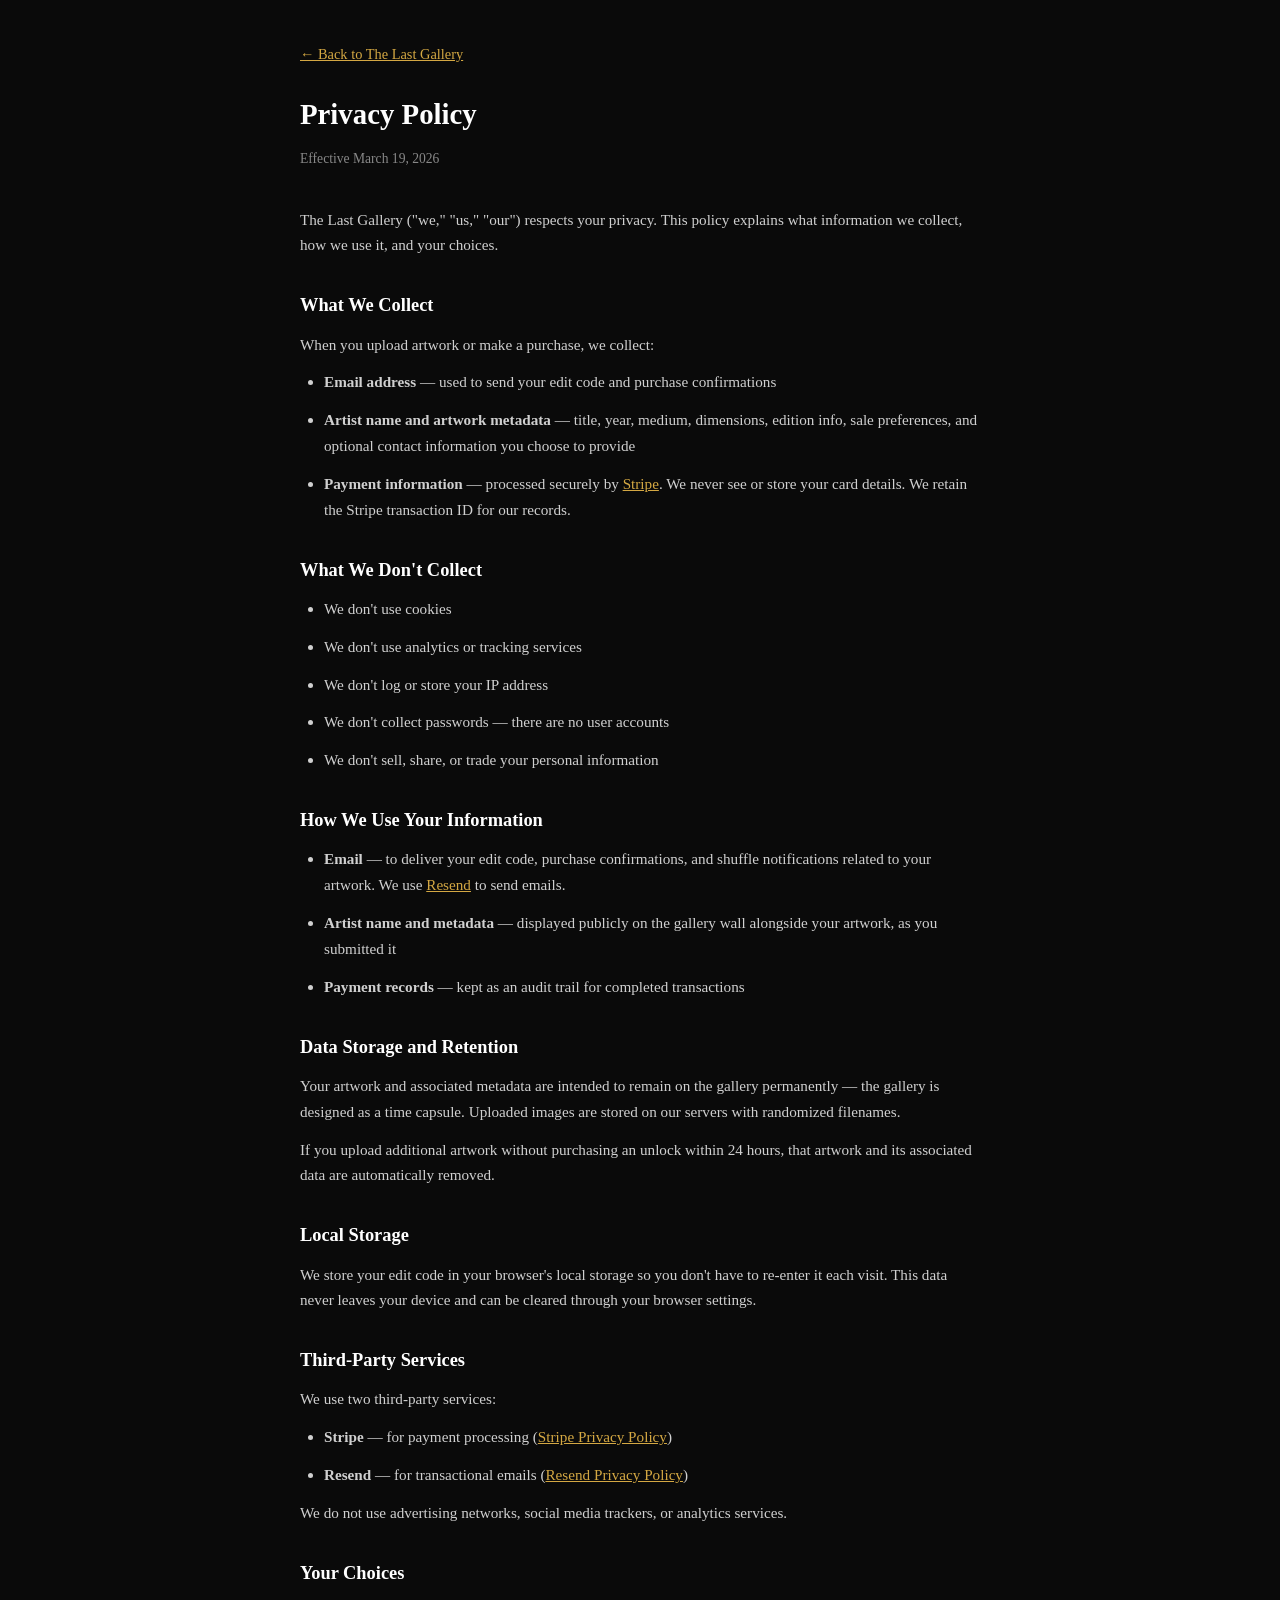
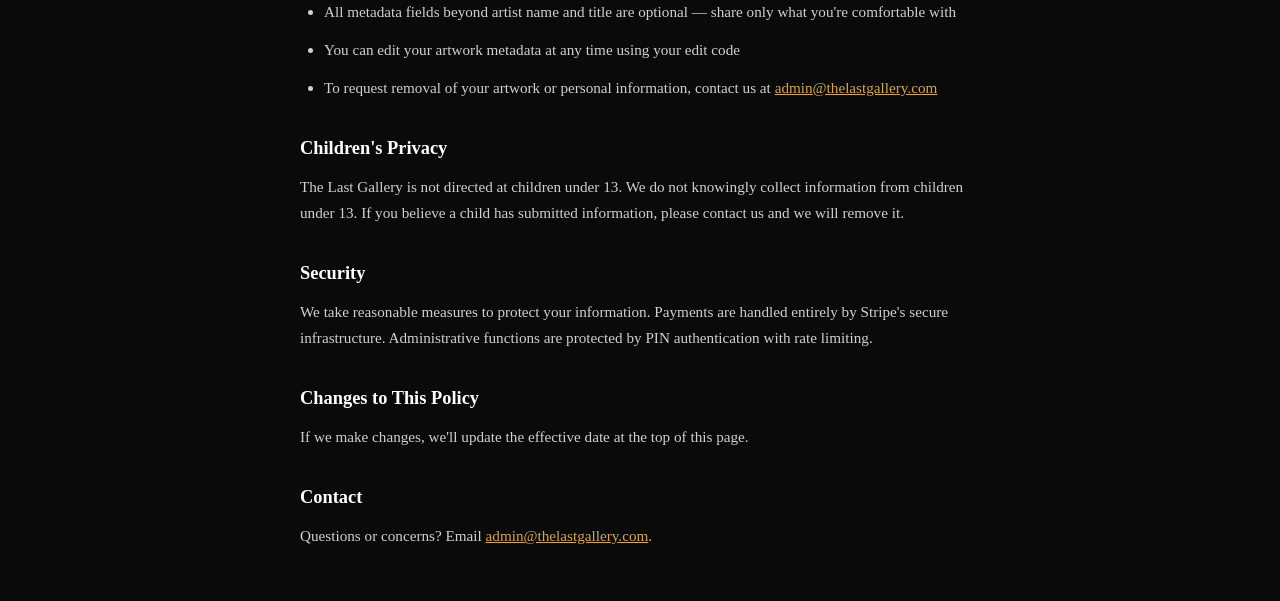
<file: templates/privacy.html>
<!DOCTYPE html>
<html lang="en">
<head>
  <meta charset="UTF-8">
  <meta name="viewport" content="width=device-width, initial-scale=1.0">
  <title>Privacy Policy - The Last Gallery</title>
  <link rel="icon" href="/static/favicon.ico" sizes="any">
  <style>
    * { margin: 0; padding: 0; box-sizing: border-box; }
    body {
      background: #0a0a0a;
      color: #d0d0d0;
      font-family: Georgia, 'Times New Roman', serif;
      line-height: 1.7;
      padding: 40px 20px;
      max-width: 720px;
      margin: 0 auto;
    }
    a { color: #D4A843; }
    h1 {
      color: #fff;
      font-size: 1.8rem;
      margin-bottom: 8px;
    }
    .effective {
      color: #888;
      font-size: 0.85rem;
      margin-bottom: 36px;
    }
    h2 {
      color: #fff;
      font-size: 1.15rem;
      margin-top: 32px;
      margin-bottom: 10px;
    }
    p, li {
      margin-bottom: 12px;
      font-size: 0.95rem;
    }
    ul {
      padding-left: 24px;
      margin-bottom: 12px;
    }
    .back-link {
      display: inline-block;
      margin-bottom: 24px;
      font-size: 0.9rem;
    }
  </style>
</head>
<body>
  <a href="/" class="back-link">&larr; Back to The Last Gallery</a>

  <h1>Privacy Policy</h1>
  <p class="effective">Effective March 19, 2026</p>

  <p>The Last Gallery ("we," "us," "our") respects your privacy. This policy explains what information we collect, how we use it, and your choices.</p>

  <h2>What We Collect</h2>
  <p>When you upload artwork or make a purchase, we collect:</p>
  <ul>
    <li><strong>Email address</strong> — used to send your edit code and purchase confirmations</li>
    <li><strong>Artist name and artwork metadata</strong> — title, year, medium, dimensions, edition info, sale preferences, and optional contact information you choose to provide</li>
    <li><strong>Payment information</strong> — processed securely by <a href="https://stripe.com/privacy" target="_blank" rel="noopener">Stripe</a>. We never see or store your card details. We retain the Stripe transaction ID for our records.</li>
  </ul>

  <h2>What We Don't Collect</h2>
  <ul>
    <li>We don't use cookies</li>
    <li>We don't use analytics or tracking services</li>
    <li>We don't log or store your IP address</li>
    <li>We don't collect passwords — there are no user accounts</li>
    <li>We don't sell, share, or trade your personal information</li>
  </ul>

  <h2>How We Use Your Information</h2>
  <ul>
    <li><strong>Email</strong> — to deliver your edit code, purchase confirmations, and shuffle notifications related to your artwork. We use <a href="https://resend.com/legal/privacy-policy" target="_blank" rel="noopener">Resend</a> to send emails.</li>
    <li><strong>Artist name and metadata</strong> — displayed publicly on the gallery wall alongside your artwork, as you submitted it</li>
    <li><strong>Payment records</strong> — kept as an audit trail for completed transactions</li>
  </ul>

  <h2>Data Storage and Retention</h2>
  <p>Your artwork and associated metadata are intended to remain on the gallery permanently — the gallery is designed as a time capsule. Uploaded images are stored on our servers with randomized filenames.</p>
  <p>If you upload additional artwork without purchasing an unlock within 24 hours, that artwork and its associated data are automatically removed.</p>

  <h2>Local Storage</h2>
  <p>We store your edit code in your browser's local storage so you don't have to re-enter it each visit. This data never leaves your device and can be cleared through your browser settings.</p>

  <h2>Third-Party Services</h2>
  <p>We use two third-party services:</p>
  <ul>
    <li><strong>Stripe</strong> — for payment processing (<a href="https://stripe.com/privacy" target="_blank" rel="noopener">Stripe Privacy Policy</a>)</li>
    <li><strong>Resend</strong> — for transactional emails (<a href="https://resend.com/legal/privacy-policy" target="_blank" rel="noopener">Resend Privacy Policy</a>)</li>
  </ul>
  <p>We do not use advertising networks, social media trackers, or analytics services.</p>

  <h2>Your Choices</h2>
  <ul>
    <li>All metadata fields beyond artist name and title are optional — share only what you're comfortable with</li>
    <li>You can edit your artwork metadata at any time using your edit code</li>
    <li>To request removal of your artwork or personal information, contact us at <a href="mailto:admin@thelastgallery.com">admin@thelastgallery.com</a></li>
  </ul>

  <h2>Children's Privacy</h2>
  <p>The Last Gallery is not directed at children under 13. We do not knowingly collect information from children under 13. If you believe a child has submitted information, please contact us and we will remove it.</p>

  <h2>Security</h2>
  <p>We take reasonable measures to protect your information. Payments are handled entirely by Stripe's secure infrastructure. Administrative functions are protected by PIN authentication with rate limiting.</p>

  <h2>Changes to This Policy</h2>
  <p>If we make changes, we'll update the effective date at the top of this page.</p>

  <h2>Contact</h2>
  <p>Questions or concerns? Email <a href="mailto:admin@thelastgallery.com">admin@thelastgallery.com</a>.</p>
</body>
</html>
</file>
